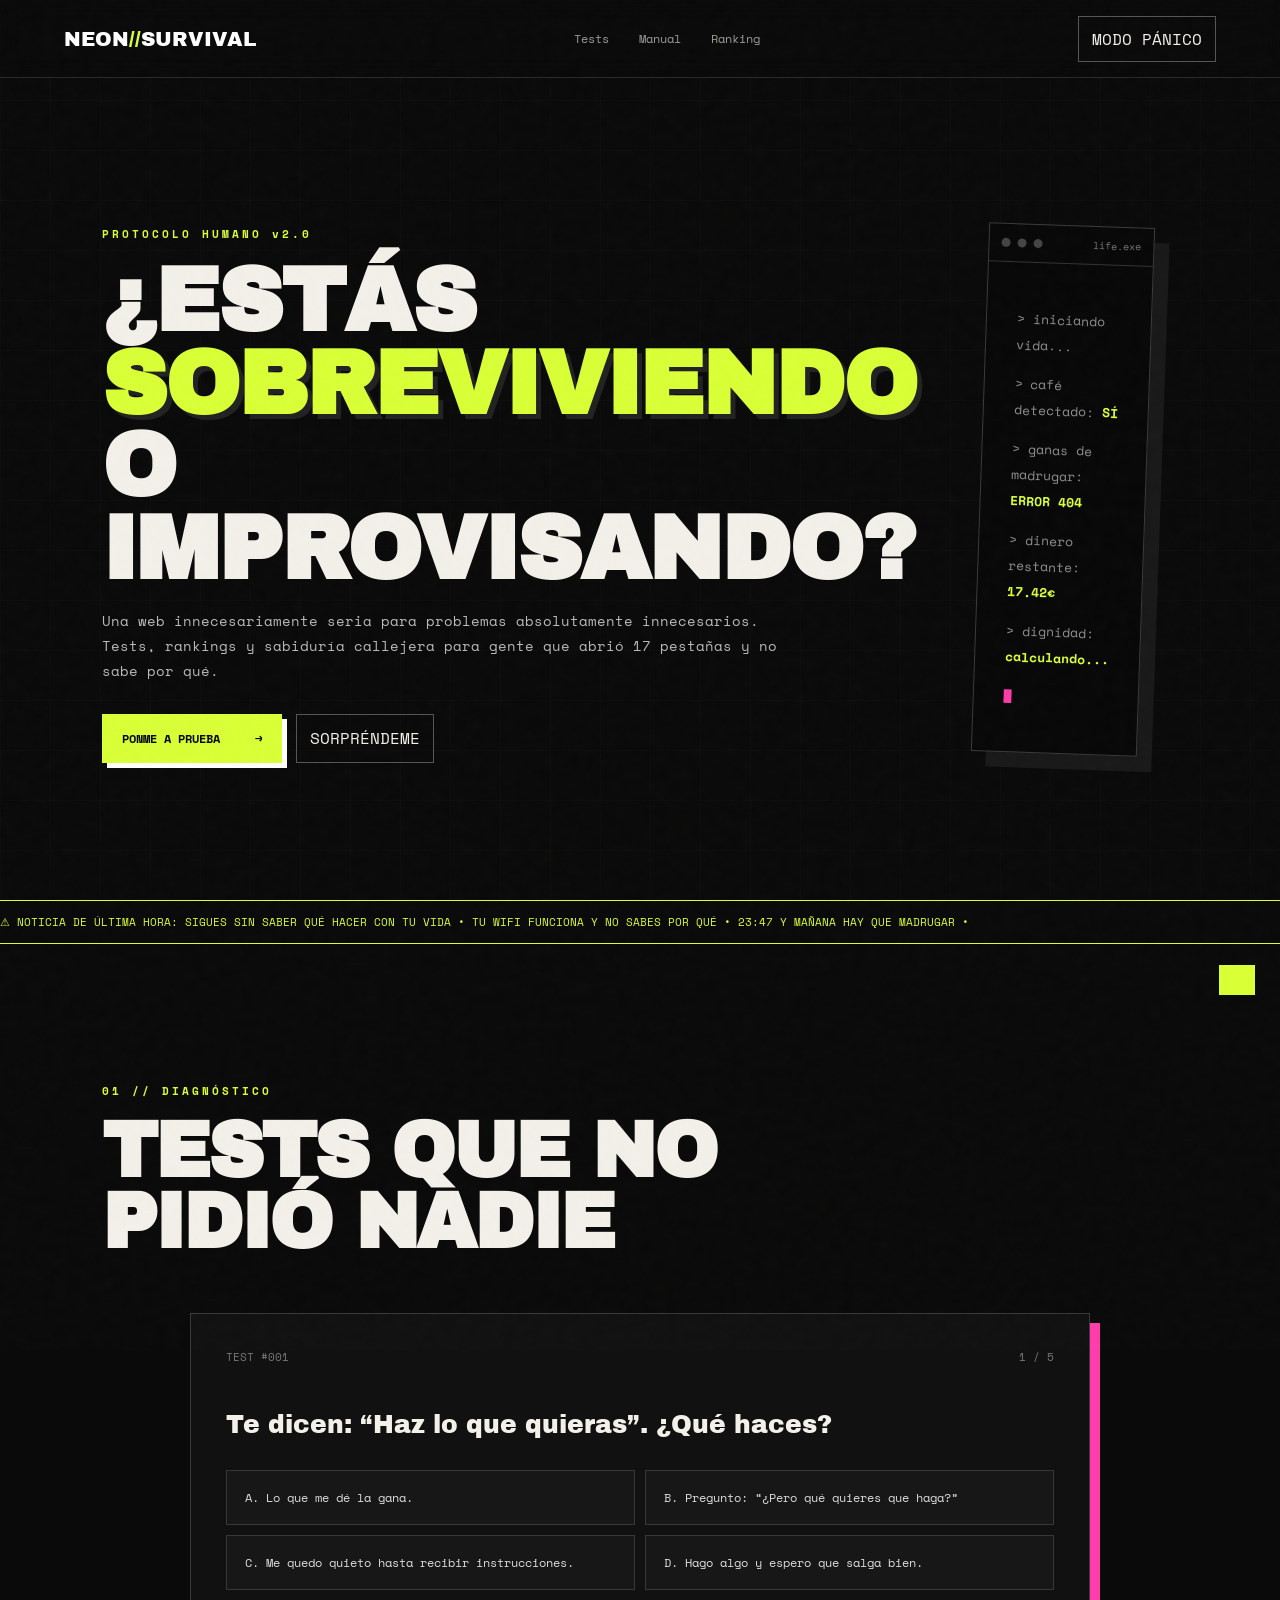
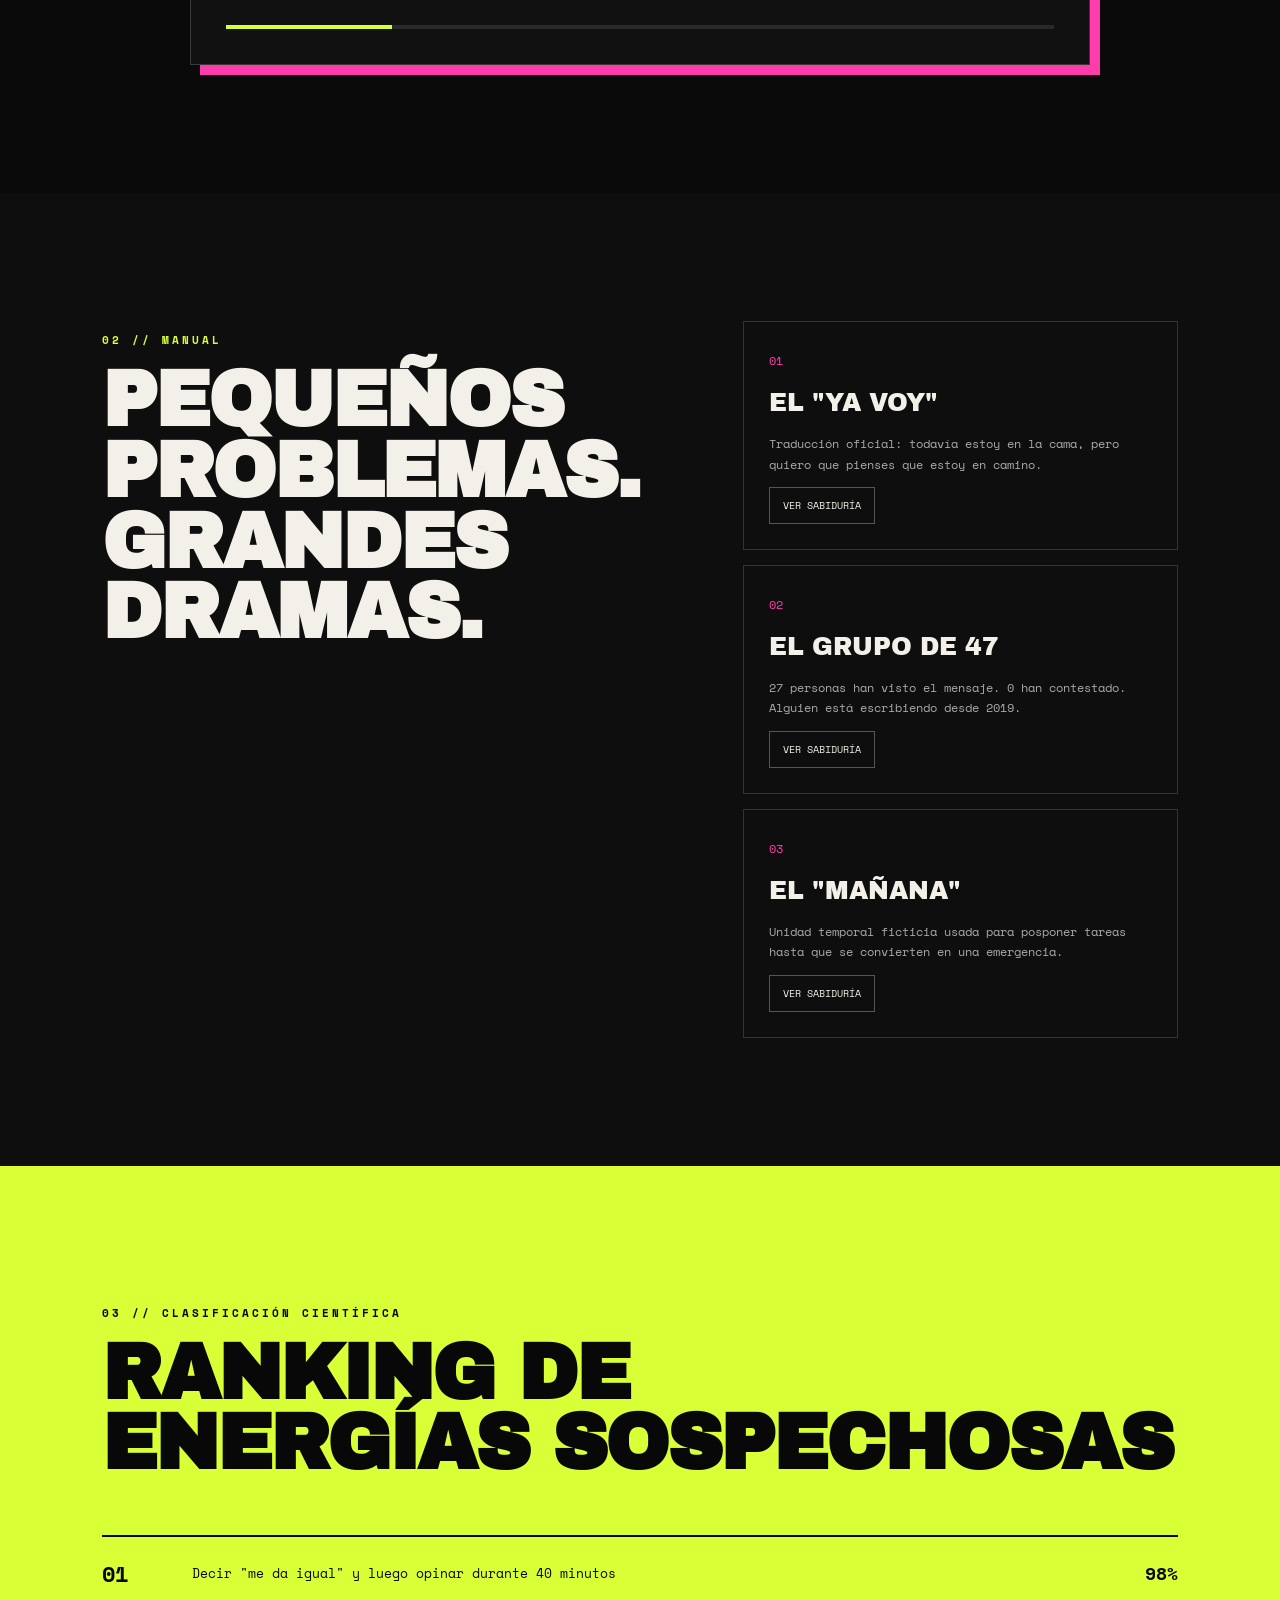
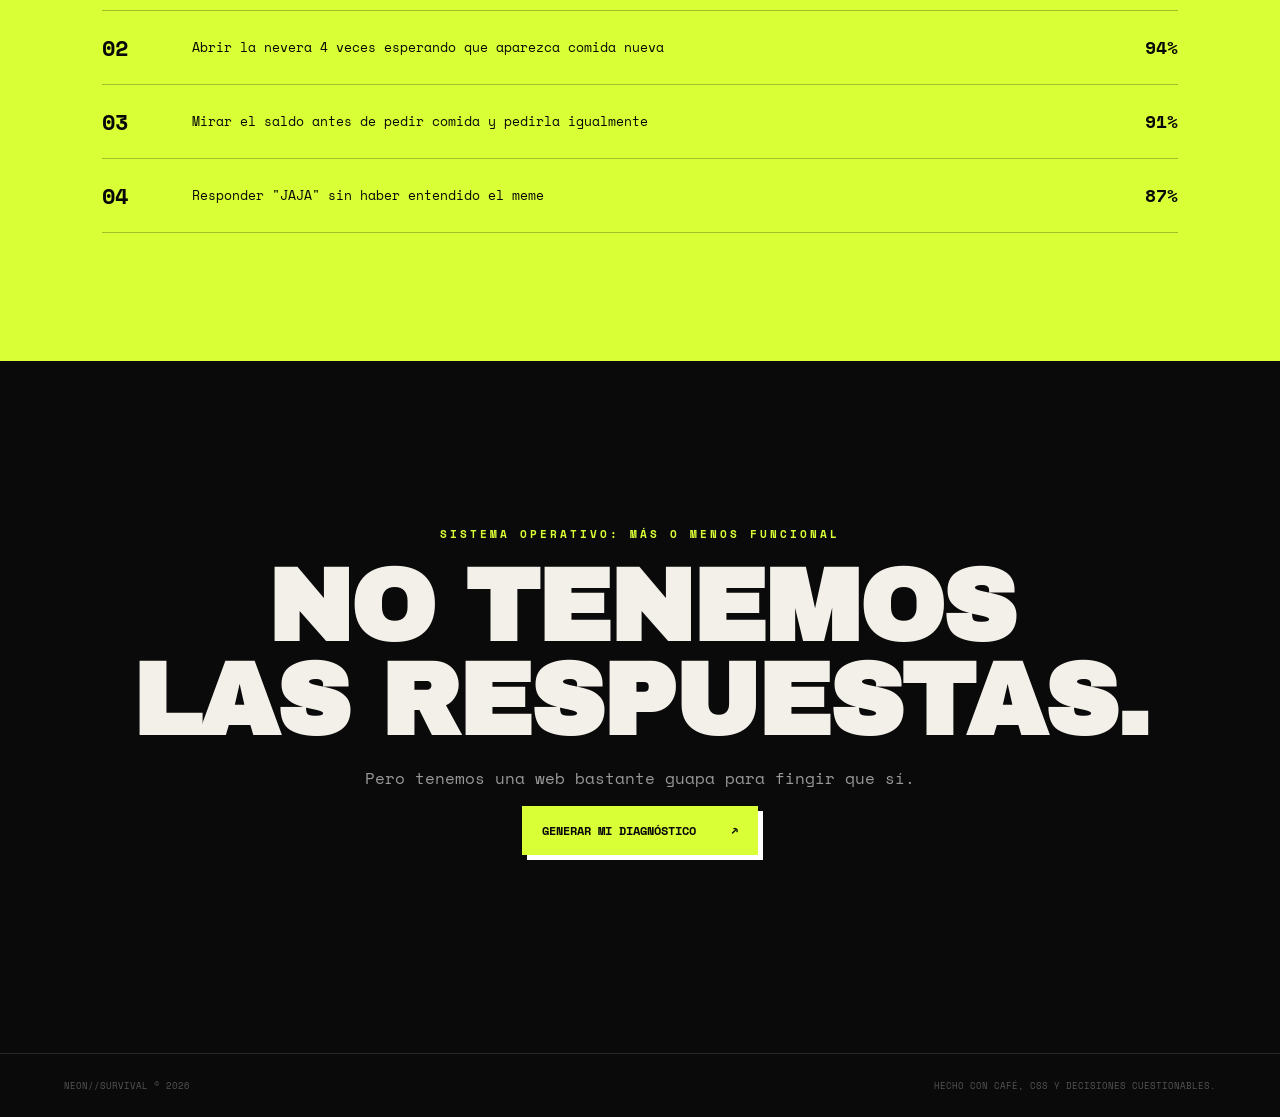
<file: index.html>
<!DOCTYPE html>
<html lang="es">
<head>
  <meta charset="UTF-8">
  <meta name="viewport" content="width=device-width, initial-scale=1.0">
  <meta name="description" content="NEON SURVIVAL — manual no oficial para sobrevivir a la vida moderna.">
  <title>NEON SURVIVAL // ¿Estás sobreviviendo o improvisando?</title>
  <link rel="stylesheet" href="style.css">
</head>
<body>
  <div class="noise"></div>

  <header class="topbar">
    <a class="logo" href="#">NEON<span>//</span>SURVIVAL</a>
    <nav>
      <a href="#tests">Tests</a>
      <a href="#manual">Manual</a>
      <a href="#ranking">Ranking</a>
    </nav>
    <button class="mini-btn" id="panicBtn">MODO PÁNICO</button>
  </header>

  <main>
    <section class="hero">
      <div class="hero-copy">
        <p class="eyebrow">PROTOCOLO HUMANO v2.0</p>
        <h1>¿ESTÁS<br><span>SOBREVIVIENDO</span><br>O IMPROVISANDO?</h1>
        <p class="hero-text">
          Una web innecesariamente seria para problemas absolutamente innecesarios.
          Tests, rankings y sabiduría callejera para gente que abrió 17 pestañas y no sabe por qué.
        </p>
        <div class="hero-actions">
          <a class="cta" href="#tests">PONME A PRUEBA <span>→</span></a>
          <button class="ghost" id="randomBtn">SORPRÉNDEME</button>
        </div>
      </div>

      <div class="terminal">
        <div class="terminal-head"><span></span><span></span><span></span><b>life.exe</b></div>
        <div class="terminal-body">
          <p>> iniciando vida...</p>
          <p>> café detectado: <strong>SÍ</strong></p>
          <p>> ganas de madrugar: <strong>ERROR 404</strong></p>
          <p>> dinero restante: <strong id="money">17.42€</strong></p>
          <p>> dignidad: <strong>calculando...</strong></p>
          <p class="cursor">█</p>
        </div>
      </div>
    </section>

    <section class="ticker">
      <div>⚠ NOTICIA DE ÚLTIMA HORA: SIGUES SIN SABER QUÉ HACER CON TU VIDA • TU WIFI FUNCIONA Y NO SABES POR QUÉ • 23:47 Y MAÑANA HAY QUE MADRUGAR •</div>
    </section>

    <section class="section" id="tests">
      <div class="section-title">
        <p class="eyebrow">01 // DIAGNÓSTICO</p>
        <h2>TESTS QUE NO<br>PIDIÓ NADIE</h2>
      </div>

      <div class="quiz-card">
        <div class="quiz-top">
          <span>TEST #001</span>
          <span id="questionNumber">1 / 5</span>
        </div>
        <h3 id="question">Te dicen: "Haz lo que quieras". ¿Qué haces?</h3>
        <div id="answers" class="answers"></div>
        <div class="progress"><div id="progress"></div></div>
      </div>
    </section>

    <section class="section split" id="manual">
      <div>
        <p class="eyebrow">02 // MANUAL</p>
        <h2>PEQUEÑOS<br>PROBLEMAS.<br>GRANDES<br>DRAMAS.</h2>
      </div>
      <div class="cards">
        <article class="info-card">
          <span class="card-num">01</span>
          <h3>EL "YA VOY"</h3>
          <p>Traducción oficial: todavía estoy en la cama, pero quiero que pienses que estoy en camino.</p>
          <button class="tip" data-tip="No salgas 20 minutos después de decir 'ya voy'. Es ciencia.">VER SABIDURÍA</button>
        </article>
        <article class="info-card">
          <span class="card-num">02</span>
          <h3>EL GRUPO DE 47</h3>
          <p>27 personas han visto el mensaje. 0 han contestado. Alguien está escribiendo desde 2019.</p>
          <button class="tip" data-tip="Si dices 'chicos una cosa' y nadie responde, acepta tu destino.">VER SABIDURÍA</button>
        </article>
        <article class="info-card">
          <span class="card-num">03</span>
          <h3>EL "MAÑANA"</h3>
          <p>Unidad temporal ficticia usada para posponer tareas hasta que se convierten en una emergencia.</p>
          <button class="tip" data-tip="Mañana empieza a existir cuando la entrega es en 3 horas.">VER SABIDURÍA</button>
        </article>
      </div>
    </section>

    <section class="section ranking-section" id="ranking">
      <div class="section-title">
        <p class="eyebrow">03 // CLASIFICACIÓN CIENTÍFICA</p>
        <h2>RANKING DE<br>ENERGÍAS SOSPECHOSAS</h2>
      </div>
      <div class="ranking">
        <div><b>01</b><span>Decir "me da igual" y luego opinar durante 40 minutos</span><strong>98%</strong></div>
        <div><b>02</b><span>Abrir la nevera 4 veces esperando que aparezca comida nueva</span><strong>94%</strong></div>
        <div><b>03</b><span>Mirar el saldo antes de pedir comida y pedirla igualmente</span><strong>91%</strong></div>
        <div><b>04</b><span>Responder "JAJA" sin haber entendido el meme</span><strong>87%</strong></div>
      </div>
    </section>

    <section class="final-cta">
      <p class="eyebrow">SISTEMA OPERATIVO: MÁS O MENOS FUNCIONAL</p>
      <h2>NO TENEMOS<br>LAS RESPUESTAS.</h2>
      <p>Pero tenemos una web bastante guapa para fingir que sí.</p>
      <button class="cta" id="shareBtn">GENERAR MI DIAGNÓSTICO <span>↗</span></button>
      <p id="shareResult" class="share-result"></p>
    </section>
  </main>

  <footer>
    <span>NEON//SURVIVAL © 2026</span>
    <span>HECHO CON CAFÉ, CSS Y DECISIONES CUESTIONABLES.</span>
  </footer>

  <div class="panic-overlay" id="panicOverlay">
    <div>
      <span>⚠</span>
      <h2>TRANQUILO.</h2>
      <p>No ha pasado nada.</p>
      <button class="cta" id="closePanic">VOLVER A LA REALIDAD</button>
    </div>
  </div>

  <div class="toast" id="toast"></div>
  <script src="script.js"></script>
</body>
</html>
</file>
<file: style.css>
@import url('https://fonts.googleapis.com/css2?family=Archivo+Black&family=Space+Mono:wght@400;700&display=swap');

:root{
  --bg:#0a0a0a; --panel:#111; --text:#f2f0e9; --muted:#9b9b96;
  --lime:#d9ff36; --pink:#ff3cac; --cyan:#39e7ff; --line:#292929;
}
*{box-sizing:border-box} html{scroll-behavior:smooth}
body{margin:0;background:var(--bg);color:var(--text);font-family:"Space Mono",monospace;overflow-x:hidden}
body:before{content:"";position:fixed;inset:0;pointer-events:none;opacity:.08;background-image:linear-gradient(rgba(255,255,255,.2) 1px,transparent 1px),linear-gradient(90deg,rgba(255,255,255,.2) 1px,transparent 1px);background-size:50px 50px;z-index:-2}
.noise{position:fixed;inset:-50%;width:200%;height:200%;pointer-events:none;opacity:.025;z-index:10;background-image:url("data:image/svg+xml,%3Csvg viewBox='0 0 180 180' xmlns='http://www.w3.org/2000/svg'%3E%3Cfilter id='n'%3E%3CfeTurbulence type='fractalNoise' baseFrequency='.8' numOctaves='4' stitchTiles='stitch'/%3E%3C/filter%3E%3Crect width='100%25' height='100%25' filter='url(%23n)' opacity='.8'/%3E%3C/svg%3E");animation:noise .2s steps(2) infinite}
@keyframes noise{0%{transform:translate(0,0)}50%{transform:translate(-2%,1%)}100%{transform:translate(1%,-2%)}}
.topbar{height:78px;border-bottom:1px solid var(--line);display:flex;align-items:center;justify-content:space-between;padding:0 5vw;position:sticky;top:0;background:rgba(10,10,10,.9);backdrop-filter:blur(12px);z-index:8}
.logo{font-family:"Archivo Black";font-size:20px;color:#fff;text-decoration:none}.logo span{color:var(--lime)}
nav{display:flex;gap:30px}nav a{color:var(--muted);text-decoration:none;font-size:12px}nav a:hover{color:var(--lime)}
.mini-btn,.ghost,.tip{font:inherit;background:none;color:var(--text);border:1px solid #555;padding:10px 13px;cursor:pointer}.mini-btn:hover,.ghost:hover,.tip:hover{border-color:var(--lime);color:var(--lime)}
.hero{min-height:calc(100vh - 78px);display:grid;grid-template-columns:1.2fr .8fr;align-items:center;gap:5vw;padding:7vw 8vw}
.eyebrow{font-size:11px;letter-spacing:3px;color:var(--lime);font-weight:bold}
h1,h2{font-family:"Archivo Black";letter-spacing:-2px;line-height:.92;margin:18px 0}h1{font-size:clamp(50px,7vw,105px)}h1 span{color:var(--lime);text-shadow:5px 5px 0 #222}h2{font-size:clamp(42px,6vw,80px)}
.hero-text{max-width:680px;color:#bbb;line-height:1.8;font-size:14px}.hero-actions{display:flex;gap:14px;margin-top:30px}
.cta{display:inline-flex;gap:35px;align-items:center;background:var(--lime);color:#080808;text-decoration:none;border:0;padding:16px 20px;font:700 12px "Space Mono";cursor:pointer;box-shadow:5px 5px 0 #fff}.cta:hover{transform:translate(3px,3px);box-shadow:2px 2px 0 #fff}
.terminal{border:1px solid #3b3b3b;background:#080808;box-shadow:15px 15px 0 #191919;transform:rotate(2deg);max-width:480px}
.terminal-head{height:38px;border-bottom:1px solid #333;display:flex;align-items:center;gap:7px;padding:0 12px;color:#777;font-size:10px}.terminal-head span{width:9px;height:9px;border-radius:50%;background:#444}.terminal-head b{margin-left:auto;font-weight:400}.terminal-body{padding:30px;line-height:2;color:#8f8f8f;font-size:13px}.terminal-body strong{color:var(--lime)}.cursor{color:var(--pink)!important;animation:blink 1s infinite}@keyframes blink{50%{opacity:0}}
.ticker{overflow:hidden;white-space:nowrap;border-top:1px solid var(--lime);border-bottom:1px solid var(--lime);padding:13px 0;color:var(--lime);font-size:11px}.ticker div{display:inline-block;animation:marquee 25s linear infinite}@keyframes marquee{to{transform:translateX(-50%)}}
.section{padding:10vw 8vw}.section-title{margin-bottom:55px}.quiz-card{max-width:900px;margin:auto;border:1px solid #393939;background:var(--panel);padding:35px;box-shadow:10px 10px 0 var(--pink)}.quiz-top{display:flex;justify-content:space-between;color:#777;font-size:11px}.quiz-card h3{font:normal 25px "Archivo Black";line-height:1.2;margin:45px 0 30px}.answers{display:grid;grid-template-columns:1fr 1fr;gap:10px}.answer{padding:18px;border:1px solid #383838;background:#171717;color:#ddd;text-align:left;font:12px "Space Mono";cursor:pointer}.answer:hover{border-color:var(--cyan);color:var(--cyan)}.progress{height:4px;background:#292929;margin-top:35px}.progress div{height:100%;width:20%;background:var(--lime);transition:.3s}
.split{display:grid;grid-template-columns:.7fr 1.3fr;gap:8vw;background:#0e0e0e}.cards{display:grid;grid-template-columns:1fr;gap:15px}.info-card{border:1px solid #333;padding:25px;position:relative}.card-num{color:var(--pink);font-size:12px}.info-card h3{font:25px "Archivo Black";margin:18px 0}.info-card p{color:#aaa;line-height:1.7;font-size:12px}.tip{font-size:10px}
.ranking-section{background:var(--lime);color:#080808}.ranking-section .eyebrow{color:#080808}.ranking{border-top:2px solid #080808}.ranking div{display:grid;grid-template-columns:70px 1fr 80px;gap:20px;align-items:center;padding:20px 0;border-bottom:1px solid rgba(0,0,0,.25);font-size:13px}.ranking b{font-size:22px}.ranking strong{text-align:right;font-size:18px}
.final-cta{text-align:center;padding:12vw 5vw}.final-cta h2{font-size:clamp(50px,8vw,110px)}.final-cta p:not(.eyebrow){color:#999}.share-result{min-height:20px;color:var(--lime)!important;font-size:12px}
footer{border-top:1px solid var(--line);padding:25px 5vw;display:flex;justify-content:space-between;color:#555;font-size:9px}
.panic-overlay{position:fixed;inset:0;background:rgba(255,60,172,.95);display:none;place-items:center;z-index:20;text-align:center;color:#090909}.panic-overlay.show{display:grid}.panic-overlay span{font-size:70px}.panic-overlay h2{font-size:80px;margin:0}.panic-overlay p{font-size:16px}.panic-overlay .cta{background:#090909;color:#fff;box-shadow:5px 5px 0 #fff}
.toast{position:fixed;right:25px;bottom:25px;background:var(--lime);color:#080808;padding:15px 18px;font-size:11px;transform:translateY(120px);transition:.3s;z-index:30}.toast.show{transform:translateY(0)}
@media(max-width:800px){nav{display:none}.topbar{padding:0 20px}.hero,.split{grid-template-columns:1fr}.hero{padding:70px 6vw}.terminal{margin-top:20px}.answers{grid-template-columns:1fr}.section{padding:80px 6vw}.ranking div{grid-template-columns:45px 1fr 60px}.ranking strong{font-size:13px}.mini-btn{font-size:9px;padding:8px}}
</file>
